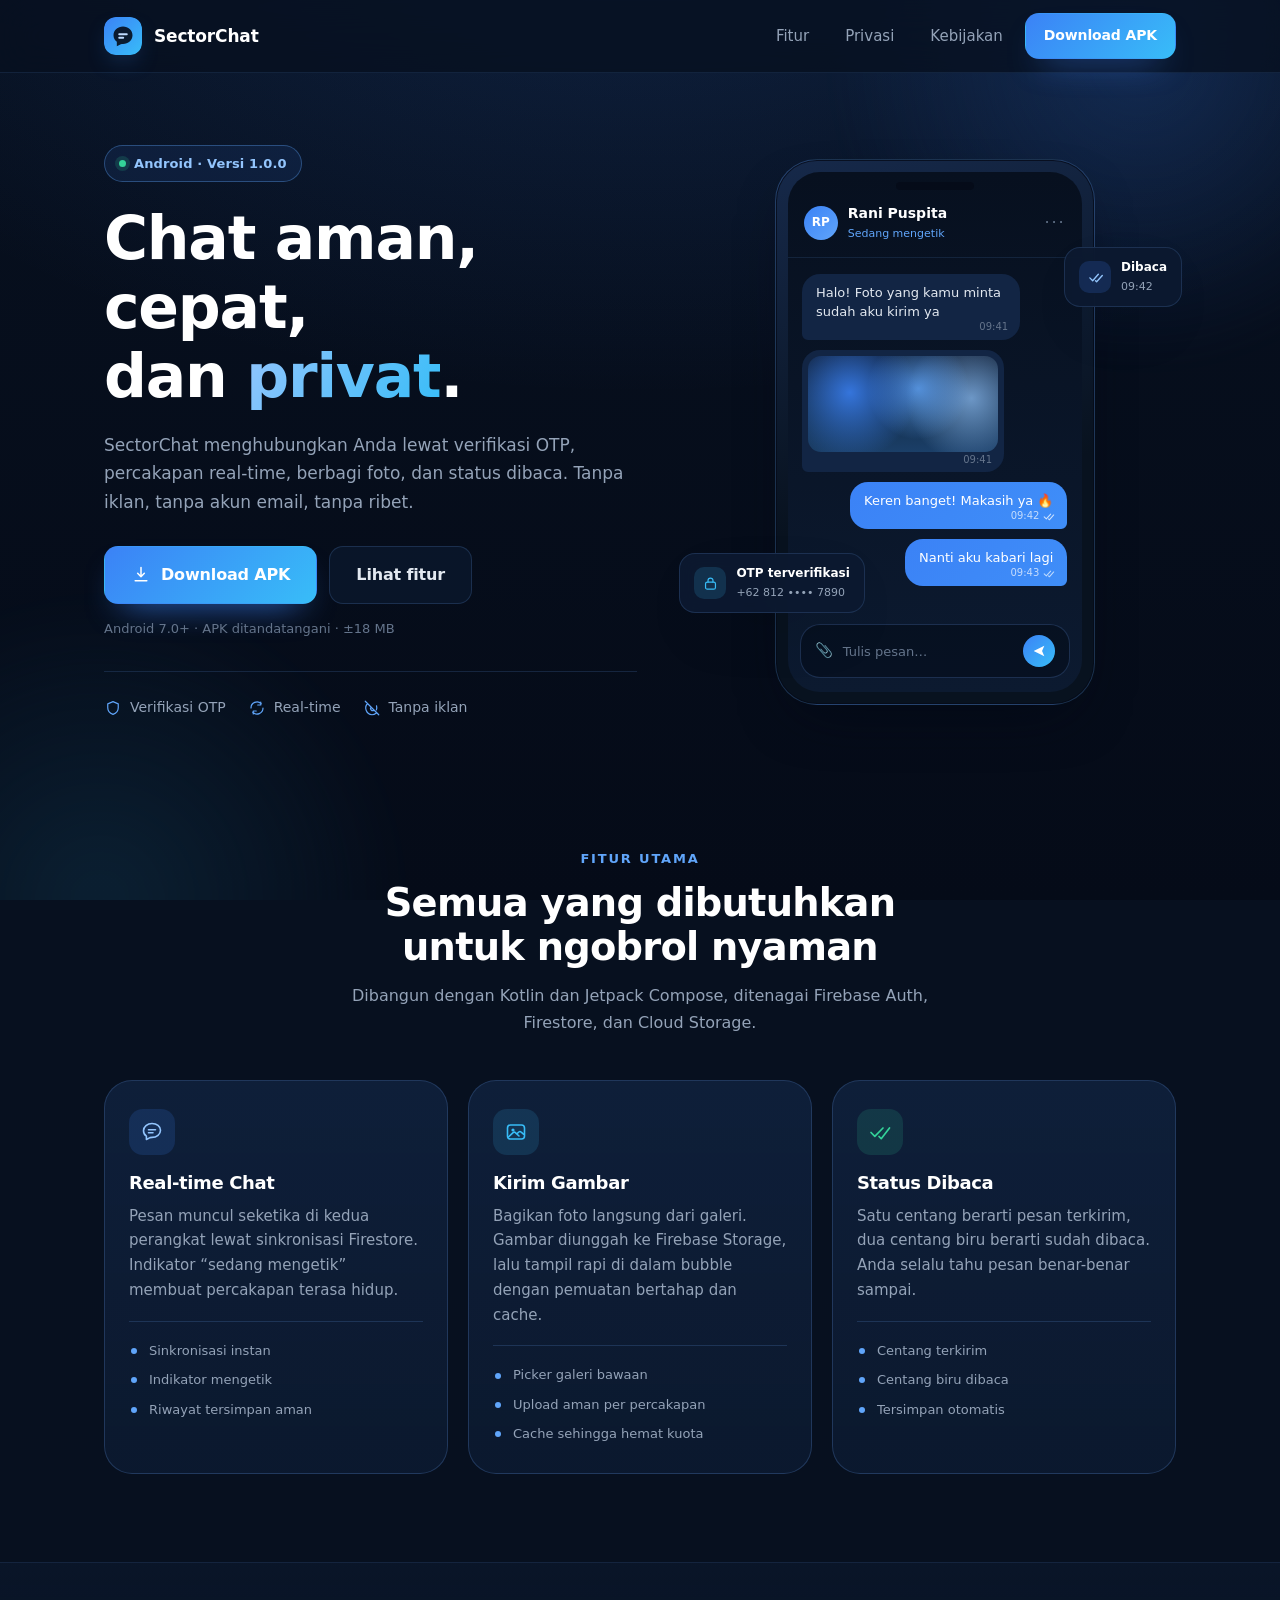
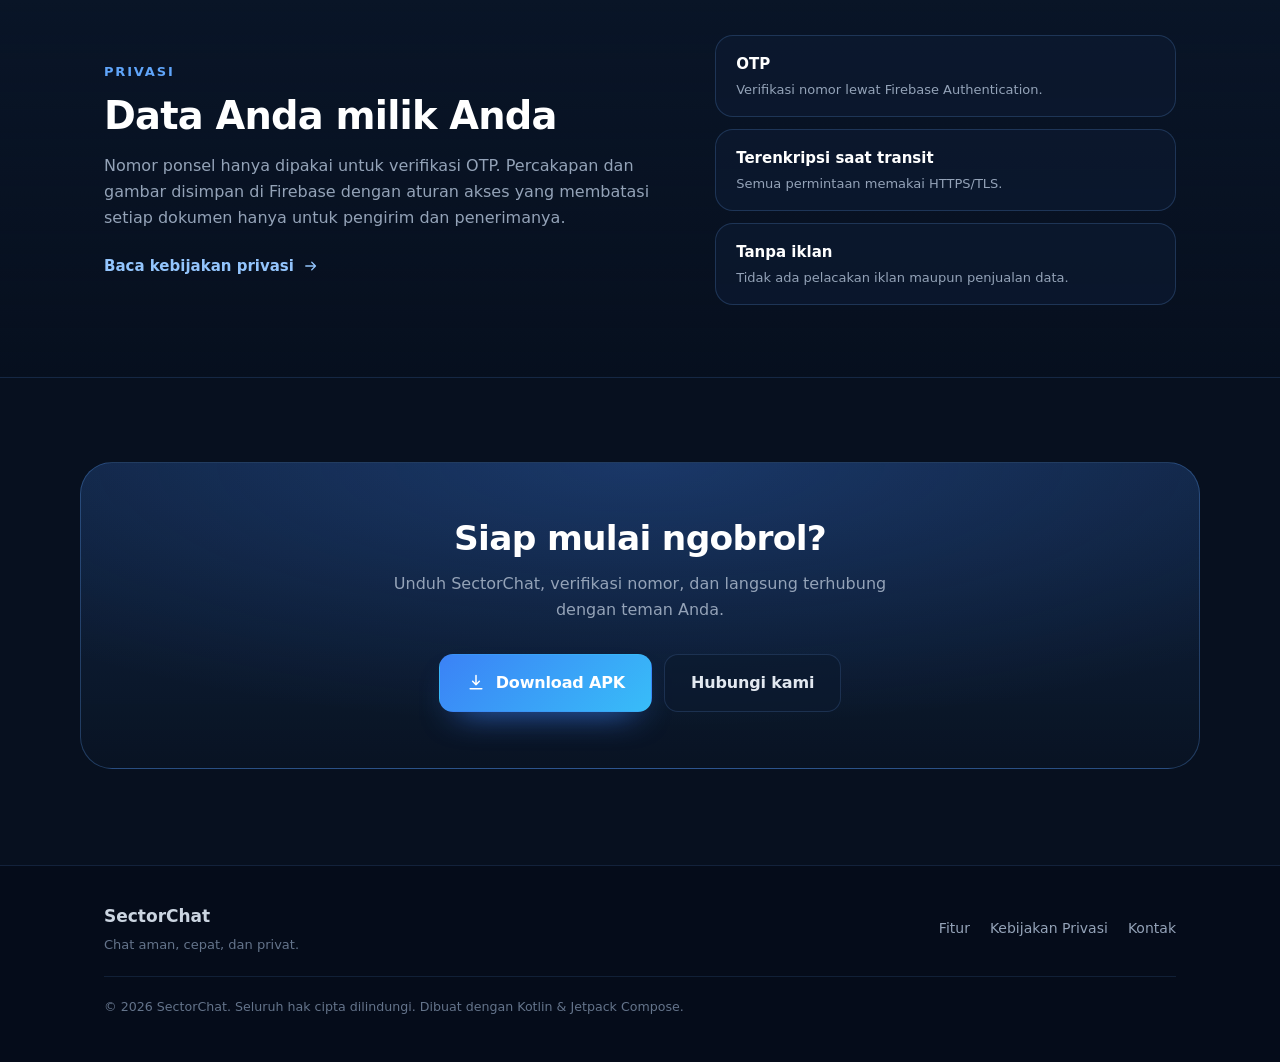
<file: index.html>
<!DOCTYPE html>
<html lang="id">
<head>
  <meta charset="utf-8" />
  <meta name="viewport" content="width=device-width, initial-scale=1" />

  <title>SectorChat — Chat aman, cepat, dan privat</title>
  <meta
    name="description"
    content="SectorChat adalah aplikasi chat Android dengan verifikasi OTP, percakapan real-time, kirim gambar, dan status dibaca. Tanpa iklan."
  />
  <meta name="theme-color" content="#07101F" />
  <meta name="color-scheme" content="dark" />
  <link rel="canonical" href="https://sectorchat.lol/" />

  <meta property="og:type" content="website" />
  <meta property="og:site_name" content="SectorChat" />
  <meta property="og:title" content="SectorChat — Chat aman, cepat, dan privat" />
  <meta
    property="og:description"
    content="Aplikasi chat Android dengan verifikasi OTP, percakapan real-time, kirim gambar, dan status dibaca."
  />
  <meta property="og:url" content="https://sectorchat.lol/" />
  <meta name="twitter:card" content="summary_large_image" />

  <link rel="icon" href="/assets/favicon.svg" type="image/svg+xml" />
  <link rel="apple-touch-icon" href="/assets/favicon.svg" />
  <link rel="stylesheet" href="/assets/styles.css" />
</head>
<body>
  <a class="skip-link" href="#konten">Langsung ke konten</a>

  <div class="backdrop" aria-hidden="true">
    <span class="backdrop-glow backdrop-glow--top"></span>
    <span class="backdrop-glow backdrop-glow--bottom"></span>
  </div>

  <header class="site-header">
    <div class="container header-inner">
      <a class="brand" href="/" aria-label="SectorChat, ke halaman utama">
        <svg class="brand-mark" viewBox="0 0 48 48" aria-hidden="true" focusable="false">
          <defs>
            <linearGradient id="brandGradient" x1="0" y1="0" x2="1" y2="1">
              <stop offset="0%" stop-color="#3B82F6" />
              <stop offset="100%" stop-color="#38BDF8" />
            </linearGradient>
          </defs>
          <rect width="48" height="48" rx="14" fill="url(#brandGradient)" />
          <path
            d="M24 12c-6.6 0-12 4.9-12 11 0 3.3 1.6 6.2 4.2 8.2V37l5.1-2.7c.9-.2 1.8-.3 2.7-.3 6.6 0 12-4.9 12-11S30.6 12 24 12z"
            fill="#07101F"
            opacity="0.92"
          />
          <rect x="18" y="20.5" width="12" height="2.6" rx="1.3" fill="#BFDBFE" />
          <rect x="18" y="25" width="7.5" height="2.6" rx="1.3" fill="#BFDBFE" />
        </svg>
        <span class="brand-name">SectorChat</span>
      </a>

      <button
        class="nav-toggle"
        type="button"
        aria-expanded="false"
        aria-controls="primary-nav"
        aria-label="Buka menu navigasi"
      >
        <span class="nav-toggle-bar"></span>
        <span class="nav-toggle-bar"></span>
        <span class="nav-toggle-bar"></span>
      </button>

      <nav id="primary-nav" class="primary-nav" aria-label="Navigasi utama">
        <a href="#fitur">Fitur</a>
        <a href="#privasi">Privasi</a>
        <a href="/privacy.html">Kebijakan</a>
        <a
          class="btn btn--primary btn--sm"
          href="/download/sectorchat-1.0.0.apk"
          download="sectorchat-1.0.0.apk"
          type="application/vnd.android.package-archive"
          aria-label="Download APK SectorChat 1.0.0"
        >
          <span>Download APK</span>
        </a>
      </nav>
    </div>
  </header>

  <main id="konten">
    <section class="hero" id="unduh">
      <div class="container hero-inner">
        <div class="hero-copy">
          <p class="eyebrow">
            <span class="eyebrow-dot" aria-hidden="true"></span>
            Android · Versi 1.0.0
          </p>

          <h1 class="hero-title">
            Chat aman, cepat,<br />
            dan <span class="text-gradient">privat</span>.
          </h1>

          <p class="hero-lead">
            SectorChat menghubungkan Anda lewat verifikasi OTP, percakapan real-time,
            berbagi foto, dan status dibaca. Tanpa iklan, tanpa akun email, tanpa ribet.
          </p>

          <div class="hero-actions">
            <a
              class="btn btn--primary btn--lg"
              href="/download/sectorchat-1.0.0.apk"
              download="sectorchat-1.0.0.apk"
              type="application/vnd.android.package-archive"
              aria-label="Download APK SectorChat 1.0.0"
            >
              <svg class="btn-icon" viewBox="0 0 24 24" aria-hidden="true" focusable="false">
                <path
                  d="M12 3v11m0 0 4-4m-4 4-4-4M5 19h14"
                  fill="none"
                  stroke="currentColor"
                  stroke-width="1.8"
                  stroke-linecap="round"
                  stroke-linejoin="round"
                />
              </svg>
              <span>Download APK</span>
            </a>

            <a class="btn btn--ghost btn--lg" href="#fitur">Lihat fitur</a>
          </div>

          <p class="hero-note">
            Android 7.0+ · APK ditandatangani · ±18 MB
          </p>

          <ul class="hero-trust">
            <li>
              <svg viewBox="0 0 24 24" aria-hidden="true" focusable="false">
                <path
                  d="M12 3.5 5 6.5v5c0 4.3 2.9 7.4 7 9 4.1-1.6 7-4.7 7-9v-5l-7-3z"
                  fill="none"
                  stroke="currentColor"
                  stroke-width="1.6"
                  stroke-linejoin="round"
                />
              </svg>
              Verifikasi OTP
            </li>
            <li>
              <svg viewBox="0 0 24 24" aria-hidden="true" focusable="false">
                <path
                  d="M4 12a8 8 0 0 1 13.7-5.7M20 12a8 8 0 0 1-13.7 5.7M17 4v4h-4M7 20v-4h4"
                  fill="none"
                  stroke="currentColor"
                  stroke-width="1.6"
                  stroke-linecap="round"
                  stroke-linejoin="round"
                />
              </svg>
              Real-time
            </li>
            <li>
              <svg viewBox="0 0 24 24" aria-hidden="true" focusable="false">
                <path
                  d="M3 3l18 18M10.6 10.7a3 3 0 0 0 4.2 4.2M6 6a9 9 0 0 0 6 15c2 0 3.9-.7 5.4-1.9M17.9 14.5A9 9 0 0 0 18 9"
                  fill="none"
                  stroke="currentColor"
                  stroke-width="1.6"
                  stroke-linecap="round"
                />
              </svg>
              Tanpa iklan
            </li>
          </ul>
        </div>

        <div class="hero-visual" aria-hidden="true">
          <div class="phone">
            <div class="phone-notch"></div>
            <div class="phone-screen">
              <div class="chat-header">
                <span class="chat-avatar">RP</span>
                <span class="chat-meta">
                  <span class="chat-name">Rani Puspita</span>
                  <span class="chat-status" data-typing>Sedang mengetik</span>
                </span>
                <span class="chat-dots">···</span>
              </div>

              <div class="chat-body">
                <div class="bubble bubble--peer">
                  Halo! Foto yang kamu minta sudah aku kirim ya
                  <span class="bubble-time">09:41</span>
                </div>

                <div class="bubble bubble--peer bubble--media">
                  <span class="bubble-photo"></span>
                  <span class="bubble-time">09:41</span>
                </div>

                <div class="bubble bubble--mine">
                  Keren banget! Makasih ya 🔥
                  <span class="bubble-time">
                    09:42
                    <span class="ticks" aria-hidden="true">
                      <svg viewBox="0 0 24 24" focusable="false">
                        <path
                          d="m4 12.5 4 4 8-9M12 16.5l1.6 1.6 8-9"
                          fill="none"
                          stroke="currentColor"
                          stroke-width="1.9"
                          stroke-linecap="round"
                          stroke-linejoin="round"
                        />
                      </svg>
                    </span>
                  </span>
                </div>

                <div class="bubble bubble--mine bubble--short">
                  Nanti aku kabari lagi
                  <span class="bubble-time">
                    09:43
                    <span class="ticks ticks--read" aria-hidden="true">
                      <svg viewBox="0 0 24 24" focusable="false">
                        <path
                          d="m4 12.5 4 4 8-9M12 16.5l1.6 1.6 8-9"
                          fill="none"
                          stroke="currentColor"
                          stroke-width="1.9"
                          stroke-linecap="round"
                          stroke-linejoin="round"
                        />
                      </svg>
                    </span>
                  </span>
                </div>
              </div>

              <div class="chat-input">
                <span class="chat-clip">📎</span>
                <span class="chat-placeholder">Tulis pesan…</span>
                <span class="chat-send">
                  <svg viewBox="0 0 24 24" focusable="false">
                    <path
                      d="M4 12 20 4l-3.4 8L20 20z"
                      fill="currentColor"
                    />
                  </svg>
                </span>
              </div>
            </div>
          </div>

          <div class="float-card float-card--read">
            <span class="float-card-icon float-card-icon--blue">
              <svg viewBox="0 0 24 24" aria-hidden="true" focusable="false">
                <path
                  d="m4 12.5 4 4 8-9M12 16.5l1.6 1.6 8-9"
                  fill="none"
                  stroke="currentColor"
                  stroke-width="1.9"
                  stroke-linecap="round"
                  stroke-linejoin="round"
                />
              </svg>
            </span>
            <span>
              <strong>Dibaca</strong>
              <small>09:42</small>
            </span>
          </div>

          <div class="float-card float-card--otp">
            <span class="float-card-icon float-card-icon--sky">
              <svg viewBox="0 0 24 24" aria-hidden="true" focusable="false">
                <rect
                  x="5"
                  y="10"
                  width="14"
                  height="10"
                  rx="2.5"
                  fill="none"
                  stroke="currentColor"
                  stroke-width="1.7"
                />
                <path
                  d="M8.5 10V7.8a3.5 3.5 0 0 1 7 0V10"
                  fill="none"
                  stroke="currentColor"
                  stroke-width="1.7"
                  stroke-linecap="round"
                />
              </svg>
            </span>
            <span>
              <strong>OTP terverifikasi</strong>
              <small>+62 812 •••• 7890</small>
            </span>
          </div>
        </div>
      </div>
    </section>

    <section class="features" id="fitur">
      <div class="container">
        <header class="section-head reveal">
          <p class="section-eyebrow">Fitur utama</p>
          <h2 class="section-title">Semua yang dibutuhkan untuk ngobrol nyaman</h2>
          <p class="section-lead">
            Dibangun dengan Kotlin dan Jetpack Compose, ditenagai Firebase Auth,
            Firestore, dan Cloud Storage.
          </p>
        </header>

        <div class="feature-grid">
          <article class="feature-card reveal">
            <span class="feature-icon">
              <svg viewBox="0 0 24 24" aria-hidden="true" focusable="false">
                <path
                  d="M12 3.5c-4.7 0-8.5 3.2-8.5 7.2 0 2.2 1.1 4.2 2.9 5.5v3.3l3.6-1.9c.6-.1 1.3-.2 2-.2 4.7 0 8.5-3.2 8.5-7.2S16.7 3.5 12 3.5z"
                  fill="none"
                  stroke="currentColor"
                  stroke-width="1.6"
                  stroke-linejoin="round"
                />
                <path
                  d="M8.5 9.8h7M8.5 12.8h4.5"
                  fill="none"
                  stroke="currentColor"
                  stroke-width="1.6"
                  stroke-linecap="round"
                />
              </svg>
            </span>
            <h3>Real-time Chat</h3>
            <p>
              Pesan muncul seketika di kedua perangkat lewat sinkronisasi Firestore.
              Indikator “sedang mengetik” membuat percakapan terasa hidup.
            </p>
            <ul class="feature-list">
              <li>Sinkronisasi instan</li>
              <li>Indikator mengetik</li>
              <li>Riwayat tersimpan aman</li>
            </ul>
          </article>

          <article class="feature-card reveal">
            <span class="feature-icon feature-icon--sky">
              <svg viewBox="0 0 24 24" aria-hidden="true" focusable="false">
                <rect
                  x="3.5"
                  y="5"
                  width="17"
                  height="14"
                  rx="3"
                  fill="none"
                  stroke="currentColor"
                  stroke-width="1.6"
                />
                <circle cx="9" cy="10" r="1.6" fill="currentColor" />
                <path
                  d="m4.5 17 4.6-4.3a1.8 1.8 0 0 1 2.5.1L15 16m-2.2-2.2 2-1.8a1.8 1.8 0 0 1 2.4.1l2.3 2.1"
                  fill="none"
                  stroke="currentColor"
                  stroke-width="1.6"
                  stroke-linecap="round"
                  stroke-linejoin="round"
                />
              </svg>
            </span>
            <h3>Kirim Gambar</h3>
            <p>
              Bagikan foto langsung dari galeri. Gambar diunggah ke Firebase Storage,
              lalu tampil rapi di dalam bubble dengan pemuatan bertahap dan cache.
            </p>
            <ul class="feature-list">
              <li>Picker galeri bawaan</li>
              <li>Upload aman per percakapan</li>
              <li>Cache sehingga hemat kuota</li>
            </ul>
          </article>

          <article class="feature-card reveal">
            <span class="feature-icon feature-icon--mint">
              <svg viewBox="0 0 24 24" aria-hidden="true" focusable="false">
                <path
                  d="m3 12.5 3.8 3.8L15 8M11 16.5l2.2 2.2L21.5 8"
                  fill="none"
                  stroke="currentColor"
                  stroke-width="1.7"
                  stroke-linecap="round"
                  stroke-linejoin="round"
                />
              </svg>
            </span>
            <h3>Status Dibaca</h3>
            <p>
              Satu centang berarti pesan terkirim, dua centang biru berarti sudah dibaca.
              Anda selalu tahu pesan benar-benar sampai.
            </p>
            <ul class="feature-list">
              <li>Centang terkirim</li>
              <li>Centang biru dibaca</li>
              <li>Tersimpan otomatis</li>
            </ul>
          </article>
        </div>
      </div>
    </section>

    <section class="privacy" id="privasi">
      <div class="container privacy-inner">
        <div class="privacy-copy reveal">
          <p class="section-eyebrow">Privasi</p>
          <h2 class="section-title">Data Anda milik Anda</h2>
          <p class="section-lead">
            Nomor ponsel hanya dipakai untuk verifikasi OTP. Percakapan dan gambar
            disimpan di Firebase dengan aturan akses yang membatasi setiap dokumen
            hanya untuk pengirim dan penerimanya.
          </p>
          <a class="link-arrow" href="/privacy.html">
            Baca kebijakan privasi
            <svg viewBox="0 0 24 24" aria-hidden="true" focusable="false">
              <path
                d="M5 12h13m0 0-5-5m5 5-5 5"
                fill="none"
                stroke="currentColor"
                stroke-width="1.7"
                stroke-linecap="round"
                stroke-linejoin="round"
              />
            </svg>
          </a>
        </div>

        <ul class="privacy-facts reveal">
          <li>
            <strong>OTP</strong>
            <span>Verifikasi nomor lewat Firebase Authentication.</span>
          </li>
          <li>
            <strong>Terenkripsi saat transit</strong>
            <span>Semua permintaan memakai HTTPS/TLS.</span>
          </li>
          <li>
            <strong>Tanpa iklan</strong>
            <span>Tidak ada pelacakan iklan maupun penjualan data.</span>
          </li>
        </ul>
      </div>
    </section>

    <section class="cta">
      <div class="container cta-inner reveal">
        <h2 class="cta-title">Siap mulai ngobrol?</h2>
        <p class="cta-lead">
          Unduh SectorChat, verifikasi nomor, dan langsung terhubung dengan teman Anda.
        </p>
        <div class="hero-actions hero-actions--center">
          <a
            class="btn btn--primary btn--lg"
            href="/download/sectorchat-1.0.0.apk"
            download="sectorchat-1.0.0.apk"
            type="application/vnd.android.package-archive"
            aria-label="Download APK SectorChat 1.0.0"
          >
            <svg class="btn-icon" viewBox="0 0 24 24" aria-hidden="true" focusable="false">
              <path
                d="M12 3v11m0 0 4-4m-4 4-4-4M5 19h14"
                fill="none"
                stroke="currentColor"
                stroke-width="1.8"
                stroke-linecap="round"
                stroke-linejoin="round"
              />
            </svg>
            <span>Download APK</span>
          </a>
          <a class="btn btn--ghost btn--lg" href="mailto:hello@sectorchat.lol">Hubungi kami</a>
        </div>
      </div>
    </section>
  </main>

  <footer class="site-footer">
    <div class="container footer-inner">
      <div class="footer-brand">
        <span class="brand-name">SectorChat</span>
        <p class="footer-tagline">Chat aman, cepat, dan privat.</p>
      </div>

      <nav class="footer-nav" aria-label="Navigasi footer">
        <a href="#fitur">Fitur</a>
        <a href="/privacy.html">Kebijakan Privasi</a>
        <a href="mailto:hello@sectorchat.lol">Kontak</a>
      </nav>

      <p class="footer-legal">
        © <span data-year>2026</span> SectorChat. Seluruh hak cipta dilindungi.
        Dibuat dengan Kotlin &amp; Jetpack Compose.
      </p>
    </div>
  </footer>

  <script src="/assets/script.js" defer></script>
</body>
</html>
</file>
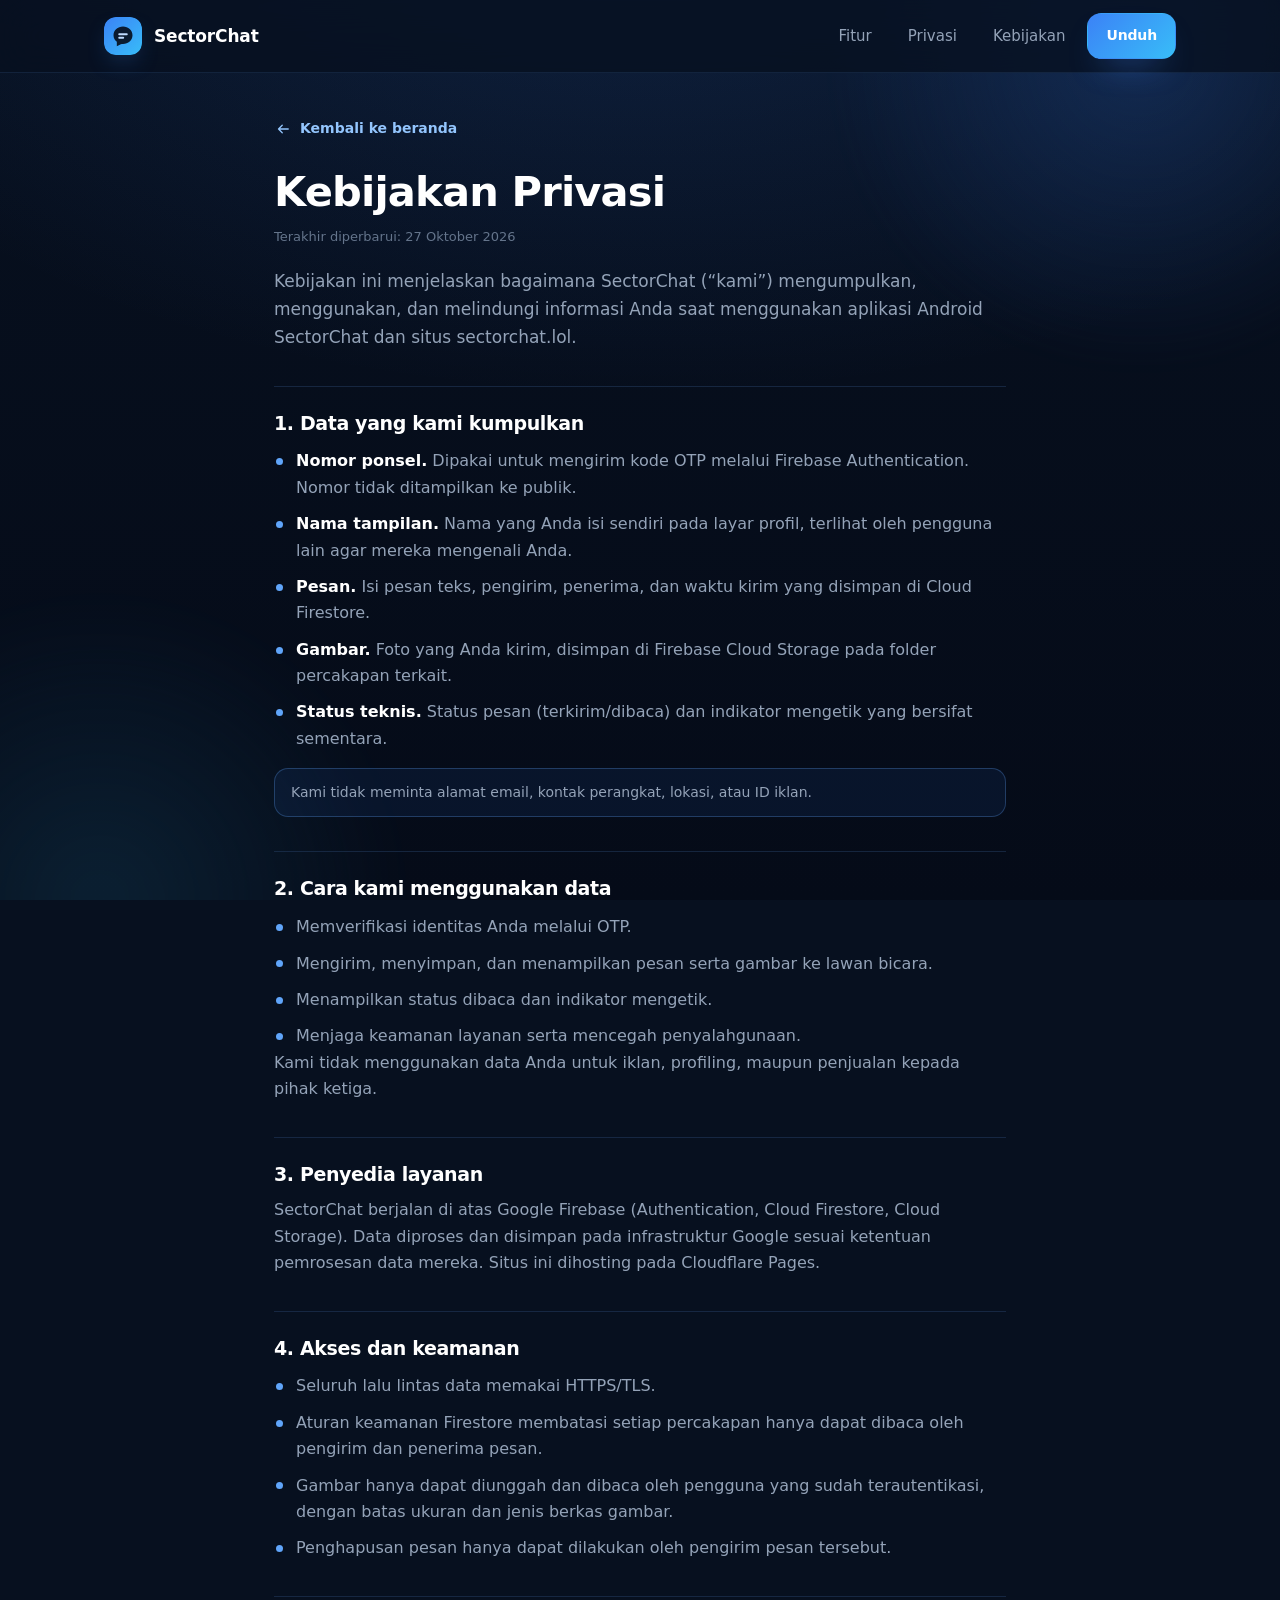
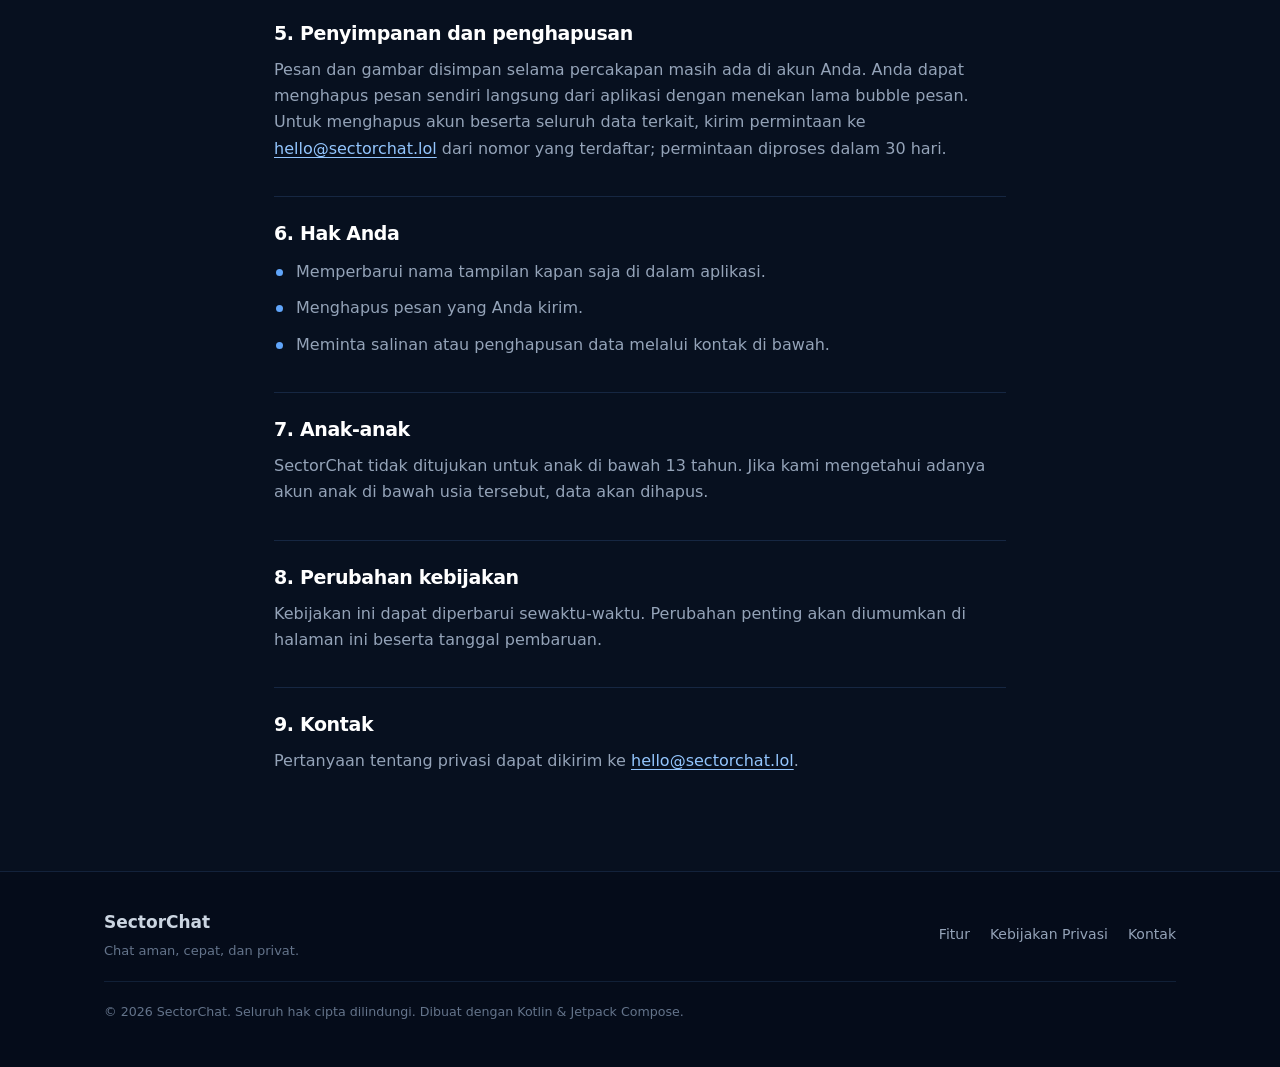
<file: privacy.html>
<!DOCTYPE html>
<html lang="id">
<head>
  <meta charset="utf-8" />
  <meta name="viewport" content="width=device-width, initial-scale=1" />

  <title>Kebijakan Privasi — SectorChat</title>
  <meta
    name="description"
    content="Kebijakan privasi SectorChat: data apa yang dikumpulkan, bagaimana digunakan, dan cara meminta penghapusan."
  />
  <meta name="theme-color" content="#07101F" />
  <meta name="color-scheme" content="dark" />
  <link rel="canonical" href="https://sectorchat.lol/privacy.html" />
  <link rel="icon" href="/assets/favicon.svg" type="image/svg+xml" />
  <link rel="stylesheet" href="/assets/styles.css" />
</head>
<body>
  <a class="skip-link" href="#konten">Langsung ke konten</a>

  <div class="backdrop" aria-hidden="true">
    <span class="backdrop-glow backdrop-glow--top"></span>
    <span class="backdrop-glow backdrop-glow--bottom"></span>
  </div>

  <header class="site-header">
    <div class="container header-inner">
      <a class="brand" href="/" aria-label="SectorChat, ke halaman utama">
        <svg class="brand-mark" viewBox="0 0 48 48" aria-hidden="true" focusable="false">
          <defs>
            <linearGradient id="brandGradient" x1="0" y1="0" x2="1" y2="1">
              <stop offset="0%" stop-color="#3B82F6" />
              <stop offset="100%" stop-color="#38BDF8" />
            </linearGradient>
          </defs>
          <rect width="48" height="48" rx="14" fill="url(#brandGradient)" />
          <path
            d="M24 12c-6.6 0-12 4.9-12 11 0 3.3 1.6 6.2 4.2 8.2V37l5.1-2.7c.9-.2 1.8-.3 2.7-.3 6.6 0 12-4.9 12-11S30.6 12 24 12z"
            fill="#07101F"
            opacity="0.92"
          />
          <rect x="18" y="20.5" width="12" height="2.6" rx="1.3" fill="#BFDBFE" />
          <rect x="18" y="25" width="7.5" height="2.6" rx="1.3" fill="#BFDBFE" />
        </svg>
        <span class="brand-name">SectorChat</span>
      </a>

      <button
        class="nav-toggle"
        type="button"
        aria-expanded="false"
        aria-controls="primary-nav"
        aria-label="Buka menu navigasi"
      >
        <span class="nav-toggle-bar"></span>
        <span class="nav-toggle-bar"></span>
        <span class="nav-toggle-bar"></span>
      </button>

      <nav id="primary-nav" class="primary-nav" aria-label="Navigasi utama">
        <a href="/#fitur">Fitur</a>
        <a href="/#privasi">Privasi</a>
        <a href="/privacy.html" aria-current="page">Kebijakan</a>
        <a class="btn btn--primary btn--sm" href="/#unduh">Unduh</a>
      </nav>
    </div>
  </header>

  <main id="konten" class="legal">
    <div class="container legal-inner">
      <a class="link-arrow legal-back" href="/">
        <svg viewBox="0 0 24 24" aria-hidden="true" focusable="false">
          <path
            d="M19 12H6m0 0 5-5m-5 5 5 5"
            fill="none"
            stroke="currentColor"
            stroke-width="1.7"
            stroke-linecap="round"
            stroke-linejoin="round"
          />
        </svg>
        Kembali ke beranda
      </a>

      <h1 class="legal-title">Kebijakan Privasi</h1>
      <p class="legal-meta">Terakhir diperbarui: 27 Oktober 2026</p>

      <p class="legal-lead">
        Kebijakan ini menjelaskan bagaimana SectorChat (&ldquo;kami&rdquo;) mengumpulkan,
        menggunakan, dan melindungi informasi Anda saat menggunakan aplikasi Android
        SectorChat dan situs sectorchat.lol.
      </p>

      <section class="legal-section">
        <h2>1. Data yang kami kumpulkan</h2>
        <ul class="legal-list">
          <li>
            <strong>Nomor ponsel.</strong> Dipakai untuk mengirim kode OTP melalui
            Firebase Authentication. Nomor tidak ditampilkan ke publik.
          </li>
          <li>
            <strong>Nama tampilan.</strong> Nama yang Anda isi sendiri pada layar profil,
            terlihat oleh pengguna lain agar mereka mengenali Anda.
          </li>
          <li>
            <strong>Pesan.</strong> Isi pesan teks, pengirim, penerima, dan waktu kirim
            yang disimpan di Cloud Firestore.
          </li>
          <li>
            <strong>Gambar.</strong> Foto yang Anda kirim, disimpan di Firebase Cloud Storage
            pada folder percakapan terkait.
          </li>
          <li>
            <strong>Status teknis.</strong> Status pesan (terkirim/dibaca) dan indikator
            mengetik yang bersifat sementara.
          </li>
        </ul>
        <p class="legal-note">
          Kami tidak meminta alamat email, kontak perangkat, lokasi, atau ID iklan.
        </p>
      </section>

      <section class="legal-section">
        <h2>2. Cara kami menggunakan data</h2>
        <ul class="legal-list">
          <li>Memverifikasi identitas Anda melalui OTP.</li>
          <li>Mengirim, menyimpan, dan menampilkan pesan serta gambar ke lawan bicara.</li>
          <li>Menampilkan status dibaca dan indikator mengetik.</li>
          <li>Menjaga keamanan layanan serta mencegah penyalahgunaan.</li>
        </ul>
        <p>
          Kami tidak menggunakan data Anda untuk iklan, profiling, maupun penjualan
          kepada pihak ketiga.
        </p>
      </section>

      <section class="legal-section">
        <h2>3. Penyedia layanan</h2>
        <p>
          SectorChat berjalan di atas Google Firebase (Authentication, Cloud Firestore,
          Cloud Storage). Data diproses dan disimpan pada infrastruktur Google sesuai
          ketentuan pemrosesan data mereka. Situs ini dihosting pada Cloudflare Pages.
        </p>
      </section>

      <section class="legal-section">
        <h2>4. Akses dan keamanan</h2>
        <ul class="legal-list">
          <li>Seluruh lalu lintas data memakai HTTPS/TLS.</li>
          <li>
            Aturan keamanan Firestore membatasi setiap percakapan hanya dapat dibaca
            oleh pengirim dan penerima pesan.
          </li>
          <li>
            Gambar hanya dapat diunggah dan dibaca oleh pengguna yang sudah terautentikasi,
            dengan batas ukuran dan jenis berkas gambar.
          </li>
          <li>
            Penghapusan pesan hanya dapat dilakukan oleh pengirim pesan tersebut.
          </li>
        </ul>
      </section>

      <section class="legal-section">
        <h2>5. Penyimpanan dan penghapusan</h2>
        <p>
          Pesan dan gambar disimpan selama percakapan masih ada di akun Anda. Anda dapat
          menghapus pesan sendiri langsung dari aplikasi dengan menekan lama bubble pesan.
          Untuk menghapus akun beserta seluruh data terkait, kirim permintaan ke
          <a href="mailto:hello@sectorchat.lol">hello@sectorchat.lol</a> dari nomor yang
          terdaftar; permintaan diproses dalam 30 hari.
        </p>
      </section>

      <section class="legal-section">
        <h2>6. Hak Anda</h2>
        <ul class="legal-list">
          <li>Memperbarui nama tampilan kapan saja di dalam aplikasi.</li>
          <li>Menghapus pesan yang Anda kirim.</li>
          <li>Meminta salinan atau penghapusan data melalui kontak di bawah.</li>
        </ul>
      </section>

      <section class="legal-section">
        <h2>7. Anak-anak</h2>
        <p>
          SectorChat tidak ditujukan untuk anak di bawah 13 tahun. Jika kami mengetahui
          adanya akun anak di bawah usia tersebut, data akan dihapus.
        </p>
      </section>

      <section class="legal-section">
        <h2>8. Perubahan kebijakan</h2>
        <p>
          Kebijakan ini dapat diperbarui sewaktu-waktu. Perubahan penting akan diumumkan
          di halaman ini beserta tanggal pembaruan.
        </p>
      </section>

      <section class="legal-section">
        <h2>9. Kontak</h2>
        <p>
          Pertanyaan tentang privasi dapat dikirim ke
          <a href="mailto:hello@sectorchat.lol">hello@sectorchat.lol</a>.
        </p>
      </section>
    </div>
  </main>

  <footer class="site-footer">
    <div class="container footer-inner">
      <div class="footer-brand">
        <span class="brand-name">SectorChat</span>
        <p class="footer-tagline">Chat aman, cepat, dan privat.</p>
      </div>

      <nav class="footer-nav" aria-label="Navigasi footer">
        <a href="/#fitur">Fitur</a>
        <a href="/privacy.html">Kebijakan Privasi</a>
        <a href="mailto:hello@sectorchat.lol">Kontak</a>
      </nav>

      <p class="footer-legal">
        © <span data-year>2026</span> SectorChat. Seluruh hak cipta dilindungi.
        Dibuat dengan Kotlin &amp; Jetpack Compose.
      </p>
    </div>
  </footer>

  <script src="/assets/script.js" defer></script>
</body>
</html>
</file>
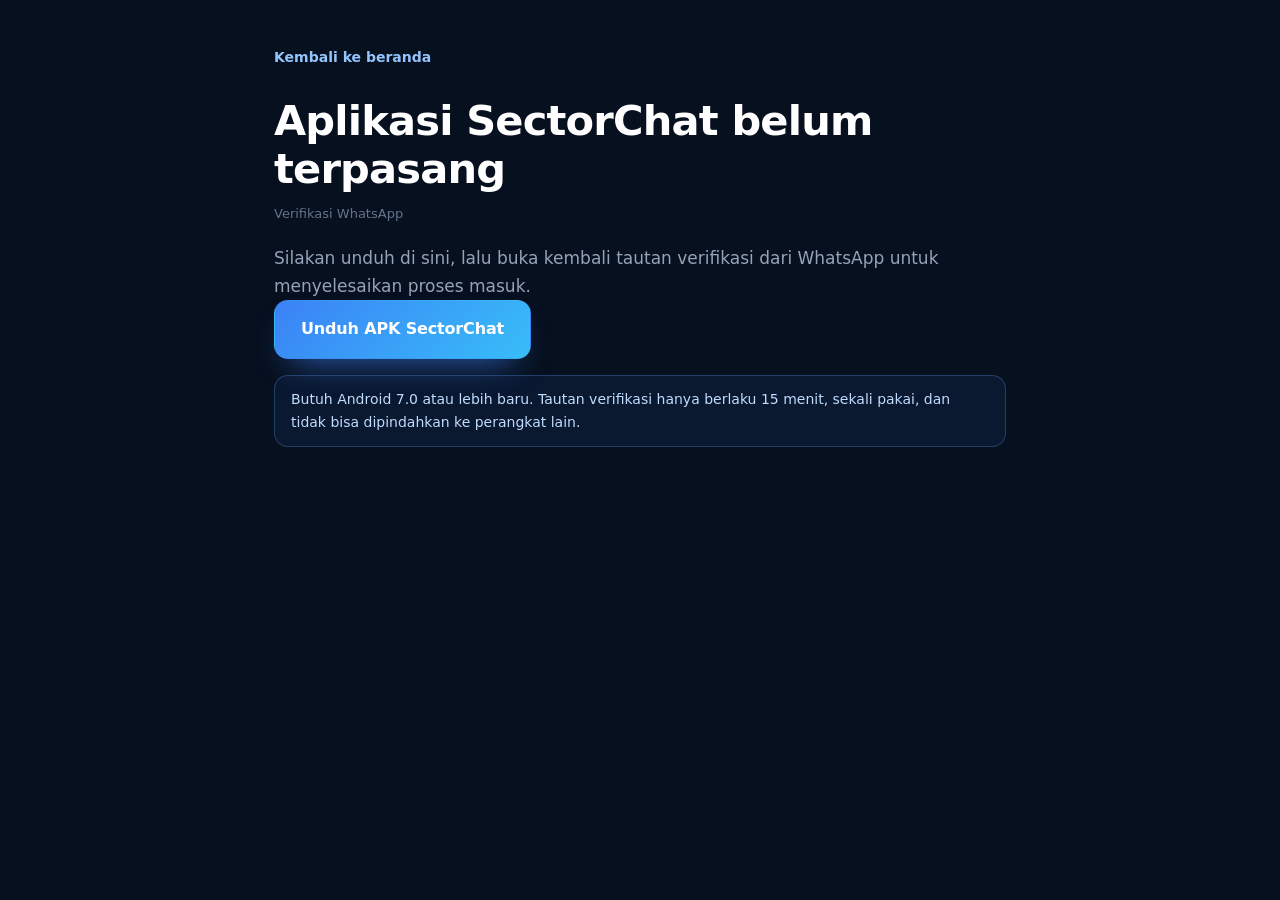
<file: verify.html>
<!DOCTYPE html>
<html lang="id">
<head>
  <meta charset="utf-8" />
  <meta name="viewport" content="width=device-width, initial-scale=1" />
  <title>Aplikasi belum terpasang — SectorChat</title>
  <meta name="robots" content="noindex" />
  <meta name="theme-color" content="#07101F" />
  <meta name="color-scheme" content="dark" />
  <link rel="icon" href="/assets/favicon.svg" type="image/svg+xml" />
  <link rel="stylesheet" href="/assets/styles.css" />
</head>
<body>
  <main class="legal">
    <div class="container legal-inner">
      <a class="link-arrow legal-back" href="/">Kembali ke beranda</a>

      <h1 class="legal-title">Aplikasi SectorChat belum terpasang</h1>
      <p class="legal-meta">Verifikasi WhatsApp</p>

      <p class="legal-lead">
        Silakan unduh di sini, lalu buka kembali tautan verifikasi dari WhatsApp
        untuk menyelesaikan proses masuk.
      </p>

      <p>
        <a class="btn btn--primary btn--lg" href="/download/sectorchat-1.0.0.apk" download>
          Unduh APK SectorChat
        </a>
      </p>

      <p class="legal-note">
        Butuh Android 7.0 atau lebih baru. Tautan verifikasi hanya berlaku 15 menit,
        sekali pakai, dan tidak bisa dipindahkan ke perangkat lain.
      </p>
    </div>
  </main>
</body>
</html>
</file>
<file: assets/styles.css>
/* ==========================================================================
   SectorChat — landing page
   Palet mengikuti tema aplikasi Android (navy + biru terang).
   ========================================================================== */

:root {
  /* Warna */
  --navy-950: #050b18;
  --navy-900: #07101f;
  --navy-800: #0c1a30;
  --navy-700: #122544;
  --navy-600: #1b355c;
  --blue-500: #3b82f6;
  --blue-400: #60a5fa;
  --blue-300: #93c5fd;
  --blue-200: #bfdbfe;
  --sky-400: #38bdf8;
  --mint-400: #34d399;
  --slate-200: #e2e8f0;
  --slate-300: #cbd5e1;
  --slate-400: #94a3b8;
  --slate-500: #64748b;
  --outline: rgba(42, 69, 110, 0.55);

  /* Tipografi */
  --font-sans: "Segoe UI", system-ui, -apple-system, "Helvetica Neue", Arial, sans-serif;

  /* Tata letak */
  --container: 1120px;
  --radius-sm: 12px;
  --radius-md: 18px;
  --radius-lg: 28px;
  --header-height: 72px;

  /* Efek */
  --shadow-soft: 0 24px 60px -28px rgba(2, 8, 20, 0.9);
  --shadow-card: 0 18px 44px -30px rgba(59, 130, 246, 0.75);
  --transition: 220ms cubic-bezier(0.22, 0.61, 0.36, 1);
}

/* --------------------------------------------------------------- reset --- */

*,
*::before,
*::after {
  box-sizing: border-box;
}

html {
  scroll-behavior: smooth;
  scroll-padding-top: calc(var(--header-height) + 16px);
  -webkit-text-size-adjust: 100%;
}

body {
  margin: 0;
  min-height: 100vh;
  font-family: var(--font-sans);
  font-size: 16px;
  line-height: 1.65;
  color: var(--slate-300);
  background: var(--navy-900);
  overflow-x: hidden;
  -webkit-font-smoothing: antialiased;
}

img,
svg {
  display: block;
  max-width: 100%;
}

a {
  color: inherit;
  text-decoration: none;
}

h1,
h2,
h3 {
  margin: 0;
  color: #fff;
  line-height: 1.15;
  letter-spacing: -0.02em;
}

p {
  margin: 0;
}

ul {
  margin: 0;
  padding: 0;
  list-style: none;
}

:focus-visible {
  outline: 2px solid var(--blue-400);
  outline-offset: 3px;
  border-radius: 6px;
}

.container {
  width: 100%;
  max-width: var(--container);
  margin-inline: auto;
  padding-inline: 24px;
}

.skip-link {
  position: absolute;
  left: -999px;
  top: 12px;
  z-index: 100;
  padding: 10px 16px;
  border-radius: 10px;
  background: var(--blue-500);
  color: #fff;
  font-weight: 600;
}

.skip-link:focus {
  left: 16px;
}

/* ------------------------------------------------------------ backdrop --- */

.backdrop {
  position: fixed;
  inset: 0;
  z-index: -1;
  overflow: hidden;
  pointer-events: none;
  background:
    radial-gradient(120% 90% at 50% -10%, rgba(59, 130, 246, 0.16), transparent 60%),
    linear-gradient(180deg, var(--navy-900) 0%, var(--navy-950) 100%);
}

.backdrop-glow {
  position: absolute;
  width: 640px;
  height: 640px;
  border-radius: 50%;
  filter: blur(20px);
  opacity: 0.55;
}

.backdrop-glow--top {
  top: -260px;
  right: -180px;
  background: radial-gradient(circle, rgba(59, 130, 246, 0.35), transparent 68%);
}

.backdrop-glow--bottom {
  bottom: -320px;
  left: -220px;
  background: radial-gradient(circle, rgba(56, 189, 248, 0.22), transparent 68%);
}

/* -------------------------------------------------------------- header --- */

.site-header {
  position: sticky;
  top: 0;
  z-index: 50;
  backdrop-filter: blur(18px);
  background: rgba(7, 16, 31, 0.78);
  border-bottom: 1px solid rgba(42, 69, 110, 0.35);
}

.header-inner {
  display: flex;
  align-items: center;
  justify-content: space-between;
  gap: 24px;
  height: var(--header-height);
}

.brand {
  display: inline-flex;
  align-items: center;
  gap: 12px;
  font-weight: 700;
  color: #fff;
  letter-spacing: -0.01em;
}

.brand-mark {
  width: 38px;
  height: 38px;
  border-radius: 12px;
  box-shadow: 0 10px 26px -12px rgba(59, 130, 246, 0.85);
}

.brand-name {
  font-size: 1.0625rem;
}

.primary-nav {
  display: flex;
  align-items: center;
  gap: 8px;
}

.primary-nav > a:not(.btn) {
  padding: 10px 14px;
  border-radius: 10px;
  font-size: 0.9375rem;
  color: var(--slate-400);
  transition: color var(--transition), background-color var(--transition);
}

.primary-nav > a:not(.btn):hover {
  color: var(--slate-200);
  background: rgba(59, 130, 246, 0.12);
}

/* Tombol menu (hanya mobile) */
.nav-toggle {
  display: none;
  width: 44px;
  height: 44px;
  padding: 0;
  border: 1px solid var(--outline);
  border-radius: 12px;
  background: rgba(18, 37, 68, 0.6);
  cursor: pointer;
}

.nav-toggle-bar {
  display: block;
  width: 20px;
  height: 2px;
  margin: 4px auto;
  border-radius: 2px;
  background: var(--slate-200);
  transition: transform var(--transition), opacity var(--transition);
}

.nav-toggle[aria-expanded="true"] .nav-toggle-bar:nth-child(1) {
  transform: translateY(6px) rotate(45deg);
}

.nav-toggle[aria-expanded="true"] .nav-toggle-bar:nth-child(2) {
  opacity: 0;
}

.nav-toggle[aria-expanded="true"] .nav-toggle-bar:nth-child(3) {
  transform: translateY(-6px) rotate(-45deg);
}

/* -------------------------------------------------------------- tombol --- */

.btn {
  display: inline-flex;
  align-items: center;
  justify-content: center;
  gap: 10px;
  border: 1px solid transparent;
  border-radius: 14px;
  font-family: inherit;
  font-weight: 600;
  letter-spacing: -0.01em;
  text-align: center;
  cursor: pointer;
  transition: transform var(--transition), box-shadow var(--transition),
    background-color var(--transition), border-color var(--transition),
    color var(--transition);
}

.btn--sm {
  padding: 10px 18px;
  font-size: 0.875rem;
}

.btn--lg {
  padding: 15px 26px;
  font-size: 1rem;
}

.btn--primary {
  color: #fff;
  background: linear-gradient(135deg, var(--blue-500), var(--sky-400));
  box-shadow: 0 16px 34px -18px rgba(59, 130, 246, 0.95);
}

.btn--primary:hover {
  transform: translateY(-2px);
  box-shadow: 0 22px 44px -18px rgba(59, 130, 246, 0.95);
}

.btn--ghost {
  color: var(--slate-200);
  background: rgba(12, 26, 48, 0.7);
  border-color: var(--outline);
}

.btn--ghost:hover {
  transform: translateY(-2px);
  border-color: rgba(96, 165, 250, 0.6);
  color: #fff;
}

.btn--muted {
  color: var(--slate-400);
  background: rgba(18, 37, 68, 0.6);
  border-color: var(--outline);
  cursor: default;
}

.btn-icon {
  width: 20px;
  height: 20px;
}

/* Tombol unduhan yang belum tersedia (APK belum diunggah) */
.btn[data-soon="true"] .btn-icon {
  display: none;
}

/* ---------------------------------------------------------------- hero --- */

.hero {
  position: relative;
  padding: 72px 0 88px;
}

.hero-inner {
  display: grid;
  grid-template-columns: minmax(0, 1.05fr) minmax(0, 0.95fr);
  align-items: center;
  gap: 56px;
}

.eyebrow {
  display: inline-flex;
  align-items: center;
  gap: 8px;
  padding: 7px 14px;
  border: 1px solid rgba(96, 165, 250, 0.35);
  border-radius: 999px;
  background: rgba(59, 130, 246, 0.1);
  color: var(--blue-300);
  font-size: 0.8125rem;
  font-weight: 600;
  letter-spacing: 0.01em;
}

.eyebrow-dot {
  width: 7px;
  height: 7px;
  border-radius: 50%;
  background: var(--mint-400);
  box-shadow: 0 0 0 4px rgba(52, 211, 153, 0.16);
}

.hero-title {
  margin-top: 22px;
  font-size: clamp(1.95rem, 7vw, 3.75rem);
  font-weight: 800;
  text-wrap: balance;
  overflow-wrap: break-word;
}

.text-gradient {
  background: linear-gradient(120deg, var(--blue-300), var(--sky-400));
  -webkit-background-clip: text;
  background-clip: text;
  color: transparent;
}

.hero-lead {
  margin-top: 20px;
  max-width: 34rem;
  font-size: 1.0625rem;
  color: var(--slate-400);
}

.hero-actions {
  display: flex;
  flex-wrap: wrap;
  align-items: center;
  gap: 12px;
  margin-top: 30px;
}

.hero-actions--center {
  justify-content: center;
}

.hero-note {
  margin-top: 14px;
  font-size: 0.8125rem;
  color: var(--slate-500);
}

.hero-trust {
  display: flex;
  flex-wrap: wrap;
  gap: 10px 22px;
  margin-top: 32px;
  padding-top: 24px;
  border-top: 1px solid rgba(42, 69, 110, 0.45);
}

.hero-trust li {
  display: inline-flex;
  align-items: center;
  gap: 8px;
  font-size: 0.875rem;
  color: var(--slate-400);
}

.hero-trust svg {
  width: 18px;
  height: 18px;
  color: var(--blue-400);
}

/* ------------------------------------------------------ mockup telepon --- */

.hero-visual {
  position: relative;
  display: flex;
  justify-content: center;
}

.phone {
  position: relative;
  width: min(320px, 100%);
  padding: 12px;
  border-radius: 42px;
  background: linear-gradient(165deg, #16294a, #08121f 60%);
  border: 1px solid rgba(96, 165, 250, 0.22);
  box-shadow: var(--shadow-soft), 0 0 0 1px rgba(5, 11, 24, 0.8) inset;
}

.phone-notch {
  position: absolute;
  top: 22px;
  left: 50%;
  width: 78px;
  height: 8px;
  border-radius: 999px;
  background: rgba(5, 11, 24, 0.85);
  transform: translateX(-50%);
}

.phone-screen {
  display: flex;
  flex-direction: column;
  height: 520px;
  overflow: hidden;
  border-radius: 32px;
  background: linear-gradient(180deg, var(--navy-900), var(--navy-800));
}

.chat-header {
  display: flex;
  align-items: center;
  gap: 10px;
  padding: 30px 16px 14px;
  border-bottom: 1px solid rgba(42, 69, 110, 0.35);
}

.chat-avatar {
  display: grid;
  place-items: center;
  width: 34px;
  height: 34px;
  border-radius: 50%;
  background: linear-gradient(135deg, var(--blue-500), var(--blue-400));
  color: #fff;
  font-size: 0.75rem;
  font-weight: 700;
}

.chat-meta {
  display: flex;
  flex-direction: column;
  min-width: 0;
}

.chat-name {
  color: #fff;
  font-size: 0.875rem;
  font-weight: 600;
}

.chat-status {
  color: var(--blue-400);
  font-size: 0.6875rem;
  font-weight: 500;
}

.chat-status[data-typing]::after {
  content: "";
  animation: dots 1.6s steps(1, end) infinite;
}

.chat-dots {
  margin-left: auto;
  color: var(--slate-500);
  letter-spacing: 2px;
}

.chat-body {
  display: flex;
  flex-direction: column;
  gap: 10px;
  flex: 1;
  padding: 16px 14px;
  overflow: hidden;
}

.bubble {
  position: relative;
  max-width: 82%;
  padding: 10px 14px 18px;
  border-radius: 18px;
  font-size: 0.8125rem;
  line-height: 1.45;
  animation: bubble-in 520ms var(--transition) both;
}

.bubble--peer {
  align-self: flex-start;
  background: var(--navy-700);
  color: var(--slate-200);
  border-bottom-left-radius: 6px;
  animation-delay: 120ms;
}

.bubble--mine {
  align-self: flex-end;
  background: linear-gradient(135deg, var(--blue-500), #3f8ef8);
  color: #fff;
  border-bottom-right-radius: 6px;
  animation-delay: 260ms;
}

.bubble--short {
  animation-delay: 420ms;
}

.bubble--media {
  padding: 6px 6px 20px;
  animation-delay: 190ms;
}

.bubble-photo {
  display: block;
  width: 190px;
  height: 96px;
  border-radius: 13px;
  background:
    radial-gradient(circle at 22% 38%, rgba(59, 130, 246, 0.85), transparent 42%),
    radial-gradient(circle at 58% 34%, rgba(96, 165, 250, 0.8), transparent 40%),
    radial-gradient(circle at 86% 44%, rgba(147, 197, 253, 0.7), transparent 38%),
    linear-gradient(180deg, #0d1c33 0%, #14304f 62%, #1b3f68 100%);
}

.bubble-time {
  position: absolute;
  right: 12px;
  bottom: 5px;
  display: inline-flex;
  align-items: center;
  gap: 3px;
  font-size: 0.625rem;
  color: rgba(255, 255, 255, 0.7);
}

.bubble--peer .bubble-time {
  color: var(--slate-500);
}

.ticks svg {
  width: 13px;
  height: 13px;
  color: rgba(255, 255, 255, 0.75);
}

.ticks--read svg {
  color: var(--blue-200);
}

.chat-input {
  display: flex;
  align-items: center;
  gap: 10px;
  margin: 0 12px 14px;
  padding: 10px 14px;
  border-radius: 20px;
  border: 1px solid rgba(42, 69, 110, 0.6);
  background: rgba(5, 11, 24, 0.55);
}

.chat-clip {
  font-size: 0.9rem;
  opacity: 0.8;
}

.chat-placeholder {
  flex: 1;
  font-size: 0.8125rem;
  color: var(--slate-500);
}

.chat-send {
  display: grid;
  place-items: center;
  width: 32px;
  height: 32px;
  border-radius: 50%;
  background: linear-gradient(135deg, var(--blue-500), var(--sky-400));
  color: #fff;
}

.chat-send svg {
  width: 16px;
  height: 16px;
}

/* Kartu melayang */
.float-card {
  position: absolute;
  display: flex;
  align-items: center;
  gap: 10px;
  padding: 10px 14px;
  border-radius: 16px;
  border: 1px solid var(--outline);
  background: rgba(12, 26, 48, 0.92);
  box-shadow: var(--shadow-soft);
  backdrop-filter: blur(10px);
  animation: float 7s ease-in-out infinite;
}

.float-card strong {
  display: block;
  font-size: 0.75rem;
  color: #fff;
}

.float-card small {
  display: block;
  font-size: 0.6875rem;
  color: var(--slate-400);
}

.float-card-icon {
  display: grid;
  place-items: center;
  width: 32px;
  height: 32px;
  border-radius: 10px;
}

.float-card-icon svg {
  width: 17px;
  height: 17px;
}

.float-card-icon--blue {
  background: rgba(59, 130, 246, 0.18);
  color: var(--blue-300);
}

.float-card-icon--sky {
  background: rgba(56, 189, 248, 0.16);
  color: var(--sky-400);
}

.float-card--read {
  top: 88px;
  right: -6px;
}

.float-card--otp {
  bottom: 92px;
  left: -14px;
  animation-delay: 1.4s;
}

/* ------------------------------------------------------------ section --- */

.section-head {
  max-width: 40rem;
  margin: 0 auto 44px;
  text-align: center;
}

.section-eyebrow {
  margin-bottom: 12px;
  color: var(--blue-400);
  font-size: 0.8125rem;
  font-weight: 700;
  letter-spacing: 0.14em;
  text-transform: uppercase;
}

.section-title {
  font-size: clamp(1.75rem, 3.4vw, 2.4rem);
  font-weight: 750;
}

.section-lead {
  margin-top: 14px;
  color: var(--slate-400);
}

/* ------------------------------------------------------------- fitur --- */

.features {
  padding: 40px 0 88px;
}

.feature-grid {
  display: grid;
  grid-template-columns: repeat(3, minmax(0, 1fr));
  gap: 20px;
}

.feature-card {
  position: relative;
  padding: 28px 24px;
  border-radius: var(--radius-lg);
  border: 1px solid rgba(42, 69, 110, 0.7);
  background: linear-gradient(180deg, rgba(18, 37, 68, 0.72), rgba(12, 26, 48, 0.9));
  transition: transform var(--transition), border-color var(--transition),
    box-shadow var(--transition);
}

.feature-card::before {
  content: "";
  position: absolute;
  inset: 0;
  border-radius: inherit;
  padding: 1px;
  background: linear-gradient(160deg, rgba(96, 165, 250, 0.5), transparent 55%);
  opacity: 0;
  transition: opacity var(--transition);
  -webkit-mask: linear-gradient(#000 0 0) content-box, linear-gradient(#000 0 0);
  mask: linear-gradient(#000 0 0) content-box, linear-gradient(#000 0 0);
  -webkit-mask-composite: xor;
  mask-composite: exclude;
  pointer-events: none;
}

.feature-card:hover {
  transform: translateY(-6px);
  box-shadow: var(--shadow-card);
}

.feature-card:hover::before {
  opacity: 1;
}

.feature-icon {
  display: grid;
  place-items: center;
  width: 46px;
  height: 46px;
  margin-bottom: 18px;
  border-radius: 14px;
  background: rgba(59, 130, 246, 0.16);
  color: var(--blue-300);
}

.feature-icon--sky {
  background: rgba(56, 189, 248, 0.14);
  color: var(--sky-400);
}

.feature-icon--mint {
  background: rgba(52, 211, 153, 0.14);
  color: var(--mint-400);
}

.feature-icon svg {
  width: 24px;
  height: 24px;
}

.feature-card h3 {
  font-size: 1.125rem;
  font-weight: 700;
}

.feature-card p {
  margin-top: 10px;
  font-size: 0.9375rem;
  color: var(--slate-400);
}

.feature-list {
  display: grid;
  gap: 8px;
  margin-top: 18px;
  padding-top: 18px;
  border-top: 1px solid rgba(42, 69, 110, 0.6);
}

.feature-list li {
  position: relative;
  padding-left: 20px;
  font-size: 0.8125rem;
  color: var(--slate-400);
}

.feature-list li::before {
  content: "";
  position: absolute;
  left: 2px;
  top: 0.62em;
  width: 6px;
  height: 6px;
  border-radius: 50%;
  background: var(--blue-400);
}

/* ----------------------------------------------------------- privasi --- */

.privacy {
  padding: 72px 0;
  border-block: 1px solid rgba(42, 69, 110, 0.4);
  background: linear-gradient(180deg, rgba(12, 26, 48, 0.55), transparent);
}

.privacy-inner {
  display: grid;
  grid-template-columns: minmax(0, 1.1fr) minmax(0, 0.9fr);
  gap: 48px;
  align-items: center;
}

.privacy-copy .section-title,
.privacy-copy .section-lead {
  text-align: left;
}

.link-arrow {
  display: inline-flex;
  align-items: center;
  gap: 8px;
  margin-top: 22px;
  color: var(--blue-300);
  font-weight: 600;
  font-size: 0.9375rem;
  transition: gap var(--transition), color var(--transition);
}

.link-arrow:hover {
  gap: 12px;
  color: var(--blue-200);
}

.link-arrow svg {
  width: 18px;
  height: 18px;
}

.privacy-facts {
  display: grid;
  gap: 12px;
}

.privacy-facts li {
  padding: 16px 20px;
  border-radius: var(--radius-md);
  border: 1px solid rgba(42, 69, 110, 0.65);
  background: rgba(12, 26, 48, 0.75);
}

.privacy-facts strong {
  display: block;
  color: #fff;
  font-size: 0.9375rem;
}

.privacy-facts span {
  display: block;
  margin-top: 2px;
  font-size: 0.8125rem;
  color: var(--slate-400);
}

/* --------------------------------------------------------------- cta --- */

.cta {
  padding: 84px 0 96px;
}

.cta-inner {
  position: relative;
  padding: 56px 32px;
  border-radius: 32px;
  border: 1px solid rgba(96, 165, 250, 0.28);
  text-align: center;
  overflow: hidden;
  background:
    radial-gradient(120% 140% at 50% 0%, rgba(59, 130, 246, 0.22), transparent 62%),
    linear-gradient(180deg, rgba(18, 37, 68, 0.9), rgba(9, 20, 36, 0.95));
}

.cta-title {
  font-size: clamp(1.6rem, 3.2vw, 2.15rem);
  font-weight: 750;
}

.cta-lead {
  max-width: 34rem;
  margin: 12px auto 0;
  color: var(--slate-400);
}

/* ------------------------------------------------- halaman legal/404 --- */

.legal {
  padding: 44px 0 96px;
}

.legal-inner {
  max-width: 780px;
}

.legal-back {
  margin: 0 0 28px;
  font-size: 0.875rem;
}

.legal-title {
  font-size: clamp(1.95rem, 4vw, 2.6rem);
  font-weight: 780;
}

.legal-meta {
  margin-top: 10px;
  font-size: 0.8125rem;
  color: var(--slate-500);
}

.legal-lead {
  margin-top: 20px;
  font-size: 1.0625rem;
  color: var(--slate-400);
}

.legal-section {
  margin-top: 34px;
  padding-top: 26px;
  border-top: 1px solid rgba(42, 69, 110, 0.45);
}

.legal-section h2 {
  margin-bottom: 12px;
  font-size: 1.1875rem;
  font-weight: 700;
}

.legal-section p {
  color: var(--slate-400);
}

.legal-section p + p {
  margin-top: 12px;
}

.legal-section a {
  color: var(--blue-300);
  text-decoration: underline;
  text-underline-offset: 3px;
}

.legal-list {
  display: grid;
  gap: 10px;
  margin-top: 14px;
}

.legal-list li {
  position: relative;
  padding-left: 22px;
  color: var(--slate-400);
}

.legal-list li::before {
  content: "";
  position: absolute;
  left: 2px;
  top: 0.62em;
  width: 7px;
  height: 7px;
  border-radius: 50%;
  background: var(--blue-400);
}

.legal-list strong {
  color: #fff;
}

.legal-note {
  margin-top: 16px;
  padding: 12px 16px;
  border-radius: 14px;
  border: 1px solid rgba(96, 165, 250, 0.28);
  background: rgba(59, 130, 246, 0.08);
  font-size: 0.875rem;
  color: var(--blue-200);
}

.error-page {
  display: grid;
  place-items: center;
  min-height: calc(100vh - 220px);
  padding: 64px 0 96px;
  text-align: center;
}

.error-code {
  font-size: clamp(4rem, 14vw, 7rem);
  font-weight: 850;
  line-height: 1;
  background: linear-gradient(120deg, var(--blue-300), var(--sky-400));
  -webkit-background-clip: text;
  background-clip: text;
  color: transparent;
}

.error-lead {
  margin: 14px auto 28px;
  max-width: 30rem;
  color: var(--slate-400);
}

/* ------------------------------------------------------------ footer --- */
.site-footer {
  padding: 36px 0 44px;
  border-top: 1px solid rgba(42, 69, 110, 0.4);
  background: rgba(5, 11, 24, 0.6);
}

.footer-inner {
  display: grid;
  grid-template-columns: minmax(0, 1fr) auto;
  gap: 20px 32px;
  align-items: center;
}

.footer-brand .brand-name {
  font-weight: 700;
}

.footer-tagline {
  margin-top: 4px;
  font-size: 0.8125rem;
  color: var(--slate-500);
}

.footer-nav {
  display: flex;
  flex-wrap: wrap;
  gap: 20px;
  font-size: 0.875rem;
}

.footer-nav a {
  color: var(--slate-400);
  transition: color var(--transition);
}

.footer-nav a:hover {
  color: var(--blue-300);
}

.footer-legal {
  grid-column: 1 / -1;
  padding-top: 20px;
  border-top: 1px solid rgba(42, 69, 110, 0.35);
  font-size: 0.7895rem;
  color: var(--slate-500);
}

/* ------------------------------------------------------------- toast --- */

.toast {
  position: fixed;
  left: 50%;
  bottom: 28px;
  z-index: 80;
  max-width: min(90vw, 420px);
  padding: 12px 18px;
  border-radius: 14px;
  border: 1px solid rgba(96, 165, 250, 0.4);
  background: rgba(12, 26, 48, 0.96);
  color: var(--slate-200);
  font-size: 0.875rem;
  text-align: center;
  box-shadow: var(--shadow-soft);
  opacity: 0;
  transform: translate(-50%, 16px);
  pointer-events: none;
  transition: opacity var(--transition), transform var(--transition);
}

.toast.is-visible {
  opacity: 1;
  transform: translate(-50%, 0);
}

/* ------------------------------------------------------------ animasi --- */

.reveal {
  opacity: 0;
  transform: translateY(22px);
  transition: opacity 620ms ease, transform 620ms cubic-bezier(0.22, 0.61, 0.36, 1);
}

.reveal.is-visible {
  opacity: 1;
  transform: none;
}

@keyframes bubble-in {
  from {
    opacity: 0;
    transform: translateY(10px) scale(0.98);
  }
  to {
    opacity: 1;
    transform: none;
  }
}

@keyframes float {
  0%,
  100% {
    transform: translateY(0);
  }
  50% {
    transform: translateY(-8px);
  }
}

@keyframes dots {
  0% {
    content: "";
  }
  25% {
    content: ".";
  }
  50% {
    content: "..";
  }
  75% {
    content: "...";
  }
}

/* ------------------------------------------------------- responsif --- */

@media (max-width: 980px) {
  .hero {
    padding-top: 48px;
  }

  .hero-inner {
    grid-template-columns: minmax(0, 1fr);
    gap: 48px;
  }

  .hero-copy {
    text-align: center;
  }

  .hero-lead {
    margin-inline: auto;
  }

  .hero-actions,
  .hero-trust {
    justify-content: center;
  }

  .feature-grid {
    grid-template-columns: repeat(2, minmax(0, 1fr));
  }

  .privacy-inner {
    grid-template-columns: minmax(0, 1fr);
    gap: 32px;
  }

  .privacy-copy .section-title,
  .privacy-copy .section-lead {
    text-align: center;
  }

  .privacy-copy .link-arrow {
    display: flex;
    justify-content: center;
  }

  .float-card--otp {
    left: 4px;
  }

  .float-card--read {
    right: 4px;
  }
}

@media (max-width: 720px) {
  .nav-toggle {
    display: block;
  }

  .primary-nav {
    position: absolute;
    top: calc(var(--header-height) - 4px);
    left: 16px;
    right: 16px;
    flex-direction: column;
    align-items: stretch;
    gap: 4px;
    padding: 12px;
    border-radius: 18px;
    border: 1px solid var(--outline);
    background: rgba(9, 20, 36, 0.98);
    box-shadow: var(--shadow-soft);
    opacity: 0;
    visibility: hidden;
    transform: translateY(-8px);
    transition: opacity var(--transition), transform var(--transition),
      visibility var(--transition);
  }

  .primary-nav.is-open {
    opacity: 1;
    visibility: visible;
    transform: none;
  }

  .primary-nav > a:not(.btn) {
    padding: 12px 14px;
  }

  .primary-nav .btn {
    margin-top: 6px;
  }

  .feature-grid {
    grid-template-columns: minmax(0, 1fr);
  }

  .cta-inner {
    padding: 44px 22px;
    border-radius: 26px;
  }

  .footer-inner {
    grid-template-columns: minmax(0, 1fr);
    text-align: center;
  }

  .footer-nav {
    justify-content: center;
  }

  .phone {
    width: min(300px, 100%);
  }
}

@media (max-width: 640px) {
  /* Biarkan judul membungkus alami; baris paksa hanya untuk layar lebar. */
  .hero-title br {
    display: none;
  }

  .hero-title {
    max-width: 20ch;
    margin-inline: auto;
  }
}

@media (max-width: 420px) {
  .hero {
    padding: 32px 0 64px;
  }

  .hero-actions .btn {
    width: 100%;
  }

  .float-card {
    display: none;
  }
}

/* ------------------------------------------------- aksesibilitas/preferensi --- */

@media (prefers-reduced-motion: reduce) {
  html {
    scroll-behavior: auto;
  }

  *,
  *::before,
  *::after {
    animation-duration: 0.001ms !important;
    animation-iteration-count: 1 !important;
    transition-duration: 0.001ms !important;
  }

  .reveal {
    opacity: 1;
    transform: none;
  }
}
</file>
